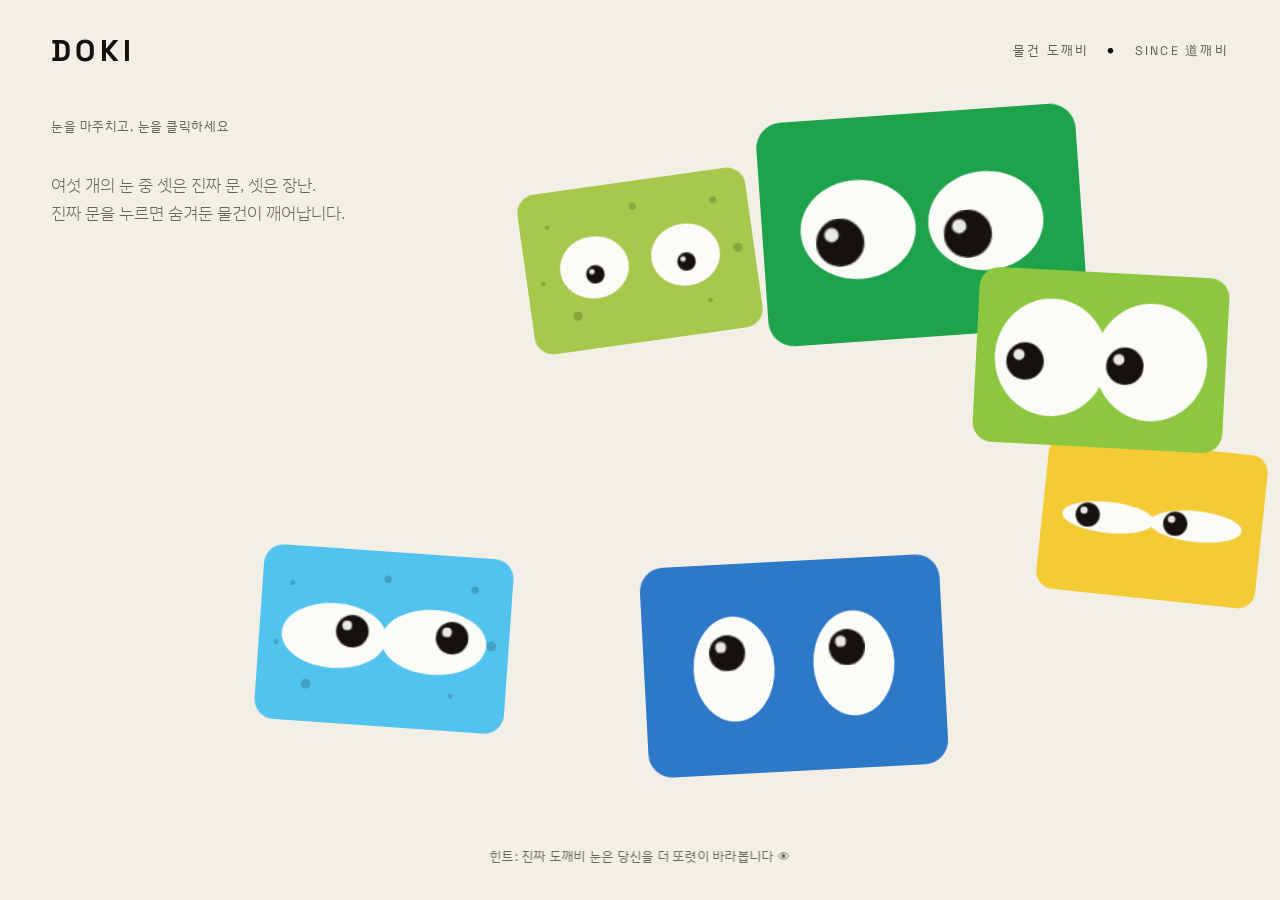
<file: index.html>
<!DOCTYPE html>
<html lang="ko">
<head>
  <meta charset="UTF-8" />
  <meta name="viewport" content="width=device-width, initial-scale=1.0" />
  <title>DOKI — 물건 도깨비</title>
  <meta name="description" content="물건에 깃든 도깨비. 눈을 클릭해 숨은 물건을 찾으세요." />
  <link rel="preconnect" href="https://fonts.googleapis.com" />
  <link rel="preconnect" href="https://fonts.gstatic.com" crossorigin />
  <link href="https://fonts.googleapis.com/css2?family=Space+Grotesk:wght@400;500;700&family=Black+Han+Sans&family=IBM+Plex+Sans+KR:wght@300;400;500;700&display=swap" rel="stylesheet" />
  <link rel="stylesheet" href="css/style.css" />
</head>
<body>
  <!-- ===== HOME / STAGE ===== -->
  <header class="topbar">
    <a class="wordmark" href="#" aria-label="DOKI 홈">DOKI</a>
    <nav class="topnav">
      <span class="topnav__tag">물건 도깨비</span>
      <span class="topnav__dot">●</span>
      <span class="topnav__year">SINCE 道<span class="ko">깨비</span></span>
    </nav>
  </header>

  <main class="stage" id="stage">
    <div class="hero">
      <p class="hero__kicker">눈을 마주치고, 눈을 클릭하세요</p>
      <p class="hero__sub">여섯 개의 눈 중 셋은 진짜 문, 셋은 장난.<br />진짜 문을 누르면 숨겨둔 물건이 깨어납니다.</p>
    </div>

    <!-- eyes are injected here by JS -->
    <div class="eyes" id="eyes" aria-hidden="false"></div>

    <p class="hint" id="hint">힌트: 진짜 도깨비 눈은 당신을 더 또렷이 바라봅니다 👁</p>
  </main>

  <!-- ===== ZOOM TRANSITION VEIL ===== -->
  <div class="veil" id="veil" aria-hidden="true"></div>

  <!-- ===== PRODUCT GALLERY ===== -->
  <section class="gallery" id="gallery" aria-hidden="true">
    <header class="gallery__bar">
      <button class="backbtn" id="backbtn" type="button">
        <span class="backbtn__arrow">←</span> 눈으로 돌아가기
      </button>
      <span class="gallery__brand">DOKI / 깨어난 물건들</span>
    </header>

    <div class="gallery__intro">
      <h2 class="gallery__title">숨어 있던<br />세 물건</h2>
      <p class="gallery__lead">도깨비는 쓸모를 잃은 물건에 깃들어 다시 눈을 뜹니다.<br />각 물건에는 한때의 쓰임과 새 이야기가 함께 담겨 있습니다.</p>
    </div>

    <div class="grid" id="grid">
      <article class="card" id="card-fan" style="--tint:#E9F0EC;--ink2:#2E7D5B">
        <div class="card__media"><img src="assets/fan.svg" alt="선풍기" loading="lazy" /></div>
        <div class="card__meta">
          <span class="card__no">01 — 바람</span>
          <h3 class="card__name">선풍기</h3>
          <p class="card__desc">멈춰 있던 여름의 바람을 기억하는 물건. 날개를 돌리면 잊고 지낸 계절의 공기가 다시 흐릅니다. 회전하는 세 개의 날 사이로 도깨비가 숨을 불어넣습니다.</p>
          <ul class="card__spec">
            <li>지름 320mm · 3단 풍속</li>
            <li>리퍼브 메탈 케이지</li>
            <li>₩ 89,000</li>
          </ul>
        </div>
      </article>

      <article class="card" id="card-umbrella" style="--tint:#EDEAF4;--ink2:#5B49B8">
        <div class="card__media"><img src="assets/umbrella.svg" alt="우산" loading="lazy" /></div>
        <div class="card__meta">
          <span class="card__no">02 — 비</span>
          <h3 class="card__name">우산</h3>
          <p class="card__desc">머리 위로 펼쳐지는 작은 지붕. 비 오는 날에만 깨어나 당신을 가려 주는 도깨비의 우산입니다. 여덟 개의 살이 펼쳐질 때 빗소리가 잦아듭니다.</p>
          <ul class="card__spec">
            <li>8살 자동 우산 · 지름 1,050mm</li>
            <li>발수 리사이클 캐노피</li>
            <li>₩ 42,000</li>
          </ul>
        </div>
      </article>

      <article class="card" id="card-book" style="--tint:#F3ECE2;--ink2:#C0563B">
        <div class="card__media"><img src="assets/book.svg" alt="책" loading="lazy" /></div>
        <div class="card__meta">
          <span class="card__no">03 — 이야기</span>
          <h3 class="card__name">책</h3>
          <p class="card__desc">덮여 있던 페이지를 펼치면 잠든 이야기가 눈을 뜹니다. 도깨비가 가장 오래 머무는 물건, 읽는 사람마다 다른 결말을 속삭입니다.</p>
          <ul class="card__spec">
            <li>양장 · 240페이지</li>
            <li>도깨비 설화 모음</li>
            <li>₩ 24,000</li>
          </ul>
        </div>
      </article>
    </div>

    <footer class="gallery__foot">
      <span>DOKI © 道깨비 STUDIO</span>
      <span>물건은 사라지지 않고, 잠들 뿐.</span>
    </footer>
  </section>

  <!-- toast for fake-eye trick -->
  <div class="toast" id="toast" aria-live="polite"></div>

  <script src="https://cdnjs.cloudflare.com/ajax/libs/gsap/3.12.5/gsap.min.js"></script>
  <script src="js/main.js"></script>
</body>
</html>
</file>
<file: css/style.css>
/* ============================================================
   DOKI — 물건 도깨비
   Mood: foundfounded-style minimal — generous whitespace,
   bold display type, cream canvas, one ink colour.
   ============================================================ */

:root {
  --bg:   #F2EFE6;   /* cream canvas */
  --ink:  #14110E;   /* near-black ink */
  --ink-soft: #6b655c;
  --paper:#FBFBF7;   /* sclera white */
  --line: rgba(20,17,14,.14);
  --ease: cubic-bezier(.16,.84,.30,1);
}

* { box-sizing: border-box; }

html, body {
  margin: 0;
  height: 100%;
  background: var(--bg);
  color: var(--ink);
  font-family: "Space Grotesk", "IBM Plex Sans KR", system-ui, sans-serif;
  -webkit-font-smoothing: antialiased;
  text-rendering: optimizeLegibility;
  overflow-x: hidden;
}

body { cursor: default; }

/* ---------- top bar ---------- */
.topbar {
  position: fixed;
  inset: 0 0 auto 0;
  z-index: 30;
  display: flex;
  align-items: center;
  justify-content: space-between;
  padding: clamp(16px, 2.4vw, 34px) clamp(18px, 4vw, 56px);
  mix-blend-mode: multiply;
}
.wordmark {
  font-family: "Space Grotesk", sans-serif;
  font-weight: 700;
  font-size: clamp(22px, 2.4vw, 30px);
  letter-spacing: .14em;
  color: var(--ink);
  text-decoration: none;
}
.topnav {
  display: flex;
  align-items: center;
  gap: clamp(10px, 1.4vw, 20px);
  font-size: 12.5px;
  letter-spacing: .18em;
  text-transform: uppercase;
  color: var(--ink-soft);
}
.topnav__dot { font-size: 7px; color: var(--ink); }
.topnav .ko { font-family: "IBM Plex Sans KR", sans-serif; }

/* ---------- stage / hero ---------- */
.stage {
  position: relative;
  min-height: 100vh;
  overflow: hidden;
}
.hero {
  position: relative;
  z-index: 5;
  max-width: 440px;
  padding: clamp(96px, 13vh, 150px) clamp(18px, 4vw, 56px) 0;
  pointer-events: none;
}
.hero__kicker {
  font-family: "IBM Plex Sans KR", sans-serif;
  font-size: 13px;
  letter-spacing: .04em;
  color: var(--ink-soft);
  margin: 0 0 14px;
}
.hero__sub {
  font-family: "IBM Plex Sans KR", sans-serif;
  font-weight: 300;
  font-size: clamp(14px, 1.3vw, 17px);
  line-height: 1.7;
  color: var(--ink-soft);
  margin: clamp(24px, 4vh, 40px) 0 0;
  max-width: 30ch;
}

.hint {
  position: fixed;
  left: 50%;
  bottom: clamp(18px, 3vh, 34px);
  transform: translateX(-50%);
  margin: 0;
  z-index: 6;
  font-family: "IBM Plex Sans KR", sans-serif;
  font-size: 12.5px;
  letter-spacing: .02em;
  color: var(--ink-soft);
  background: rgba(242,239,230,.7);
  backdrop-filter: blur(4px);
  padding: 8px 16px;
  border-radius: 999px;
  pointer-events: none;
  transition: opacity .5s var(--ease);
}

/* ---------- eyes ---------- */
.eyes {
  position: absolute;
  inset: 0;
  z-index: 4;
}
/* each "eye" is a flat colour tile holding a pair of bold eyes,
   in the style of the reference collage (image/eye.jpg) */
.eye {
  position: absolute;
  width: var(--size, 240px);
  height: calc(var(--size, 240px) * 0.7);
  transform: translate(-50%, -50%) rotate(var(--rot, 0deg));
  cursor: pointer;
  will-change: transform;
  -webkit-tap-highlight-color: transparent;
  transition: filter .35s var(--ease);
}
.eye svg { width: 100%; height: 100%; overflow: hidden; display: block; }
.eye .sclera { fill: #FBFBF7; }
.eye .pupil  { fill: #14110E; }
.eye .spark  { fill: #FBFBF7; opacity: .92; }

/* the moving part */
.eye .gaze { will-change: transform; }
/* eyelids used for blink — scale shut from the middle */
.eye .blinker {
  transform-box: fill-box;
  transform-origin: center;
  transform: scaleY(0);
}

.eye:hover { filter: drop-shadow(0 14px 26px rgba(20,17,14,.16)); }
/* real eyes give a subtle product-tinted outline on hover */
.eye[data-door="true"]:hover { filter: drop-shadow(0 0 0 3px var(--door-tint)) drop-shadow(0 14px 26px rgba(20,17,14,.18)); }

/* ---------- zoom veil ---------- */
.veil {
  position: fixed;
  z-index: 40;
  top: 0; left: 0;
  width: 40px; height: 40px;
  border-radius: 50%;
  background: var(--ink);
  transform: translate(-50%, -50%) scale(0);
  pointer-events: none;
}

/* ---------- product gallery ---------- */
.gallery {
  position: fixed;
  inset: 0;
  z-index: 50;
  background: var(--bg);
  overflow-y: auto;
  opacity: 0;
  visibility: hidden;
  padding-bottom: 40px;
}
.gallery.is-open { visibility: visible; }

.gallery__bar {
  position: sticky;
  top: 0;
  z-index: 5;
  display: flex;
  align-items: center;
  justify-content: space-between;
  padding: clamp(16px, 2.4vw, 28px) clamp(18px, 4vw, 56px);
  background: rgba(242,239,230,.82);
  backdrop-filter: blur(8px);
  border-bottom: 1px solid var(--line);
}
.backbtn {
  font: inherit;
  font-size: 13px;
  letter-spacing: .02em;
  color: var(--ink);
  background: none;
  border: none;
  cursor: pointer;
  display: inline-flex;
  align-items: center;
  gap: 8px;
  padding: 6px 0;
  font-family: "IBM Plex Sans KR", sans-serif;
}
.backbtn__arrow { transition: transform .3s var(--ease); display: inline-block; }
.backbtn:hover .backbtn__arrow { transform: translateX(-5px); }
.gallery__brand {
  font-size: 12px;
  letter-spacing: .18em;
  text-transform: uppercase;
  color: var(--ink-soft);
}

.gallery__intro {
  display: grid;
  grid-template-columns: 1.1fr 1fr;
  gap: 24px;
  align-items: end;
  padding: clamp(48px, 9vh, 130px) clamp(18px, 4vw, 56px) clamp(36px, 6vh, 72px);
  border-bottom: 1px solid var(--line);
}
.gallery__title {
  font-family: "Black Han Sans", sans-serif;
  font-weight: 400;
  font-size: clamp(48px, 8vw, 120px);
  line-height: .92;
  margin: 0;
  letter-spacing: -.01em;
}
.gallery__lead {
  font-family: "IBM Plex Sans KR", sans-serif;
  font-weight: 300;
  font-size: clamp(14px, 1.2vw, 16px);
  line-height: 1.75;
  color: var(--ink-soft);
  margin: 0;
  max-width: 42ch;
  justify-self: end;
}

/* grid */
.grid {
  display: grid;
  grid-template-columns: repeat(3, 1fr);
  gap: clamp(20px, 2.6vw, 44px);
  padding: clamp(36px, 6vh, 72px) clamp(18px, 4vw, 56px);
}
.card { display: flex; flex-direction: column; }
.card__media {
  background: var(--tint, #eee);
  border: 1px solid var(--line);
  border-radius: 4px;
  aspect-ratio: 4 / 5;
  overflow: hidden;
  margin-bottom: 22px;
}
.card__media img {
  width: 100%; height: 100%;
  object-fit: cover;
  display: block;
  transition: transform .7s var(--ease);
}
.card:hover .card__media img { transform: scale(1.04); }
.card__no {
  font-size: 12px;
  letter-spacing: .14em;
  text-transform: uppercase;
  color: var(--ink2, var(--ink-soft));
  font-weight: 500;
}
.card__name {
  font-family: "IBM Plex Sans KR", sans-serif;
  font-weight: 700;
  font-size: clamp(26px, 2.6vw, 38px);
  margin: 10px 0 14px;
  line-height: 1;
}
.card__desc {
  font-family: "IBM Plex Sans KR", sans-serif;
  font-weight: 300;
  font-size: 14.5px;
  line-height: 1.72;
  color: var(--ink-soft);
  margin: 0 0 20px;
}
.card__spec {
  list-style: none;
  margin: auto 0 0;
  padding: 16px 0 0;
  border-top: 1px solid var(--line);
  display: flex;
  flex-direction: column;
  gap: 6px;
  font-size: 13px;
  color: var(--ink);
}
.card__spec li:last-child { font-weight: 700; margin-top: 2px; }

.gallery__foot {
  display: flex;
  justify-content: space-between;
  flex-wrap: wrap;
  gap: 12px;
  padding: clamp(28px, 5vh, 60px) clamp(18px, 4vw, 56px) 0;
  border-top: 1px solid var(--line);
  font-size: 12px;
  letter-spacing: .04em;
  color: var(--ink-soft);
  font-family: "IBM Plex Sans KR", sans-serif;
}

/* card highlight when arrived from a specific eye */
.card.is-focus { animation: focuspulse 1.4s var(--ease); }
@keyframes focuspulse {
  0%   { box-shadow: 0 0 0 0 rgba(20,17,14,0); }
  30%  { box-shadow: 0 0 0 3px var(--ink2, var(--ink)); }
  100% { box-shadow: 0 0 0 0 rgba(20,17,14,0); }
}

/* ---------- toast ---------- */
.toast {
  position: fixed;
  left: 50%;
  bottom: clamp(64px, 9vh, 90px);
  transform: translate(-50%, 14px);
  z-index: 60;
  background: var(--ink);
  color: var(--bg);
  font-family: "IBM Plex Sans KR", sans-serif;
  font-size: 14px;
  letter-spacing: .01em;
  padding: 12px 22px;
  border-radius: 999px;
  opacity: 0;
  pointer-events: none;
  transition: opacity .35s var(--ease), transform .35s var(--ease);
  white-space: nowrap;
}
.toast.show { opacity: 1; transform: translate(-50%, 0); }

/* ---------- responsive ---------- */
@media (max-width: 860px) {
  .gallery__intro { grid-template-columns: 1fr; gap: 28px; }
  .gallery__lead { justify-self: start; }
  .grid { grid-template-columns: 1fr; }
  .card__media { aspect-ratio: 16 / 11; }
  .hero { padding-top: 140px; }
  /* thin the herd of eyes on small screens via JS-set class */
  .eye.eye--hideMobile { display: none; }
}

@media (prefers-reduced-motion: reduce) {
  * { animation-duration: .001ms !important; transition-duration: .001ms !important; }
}
</file>
